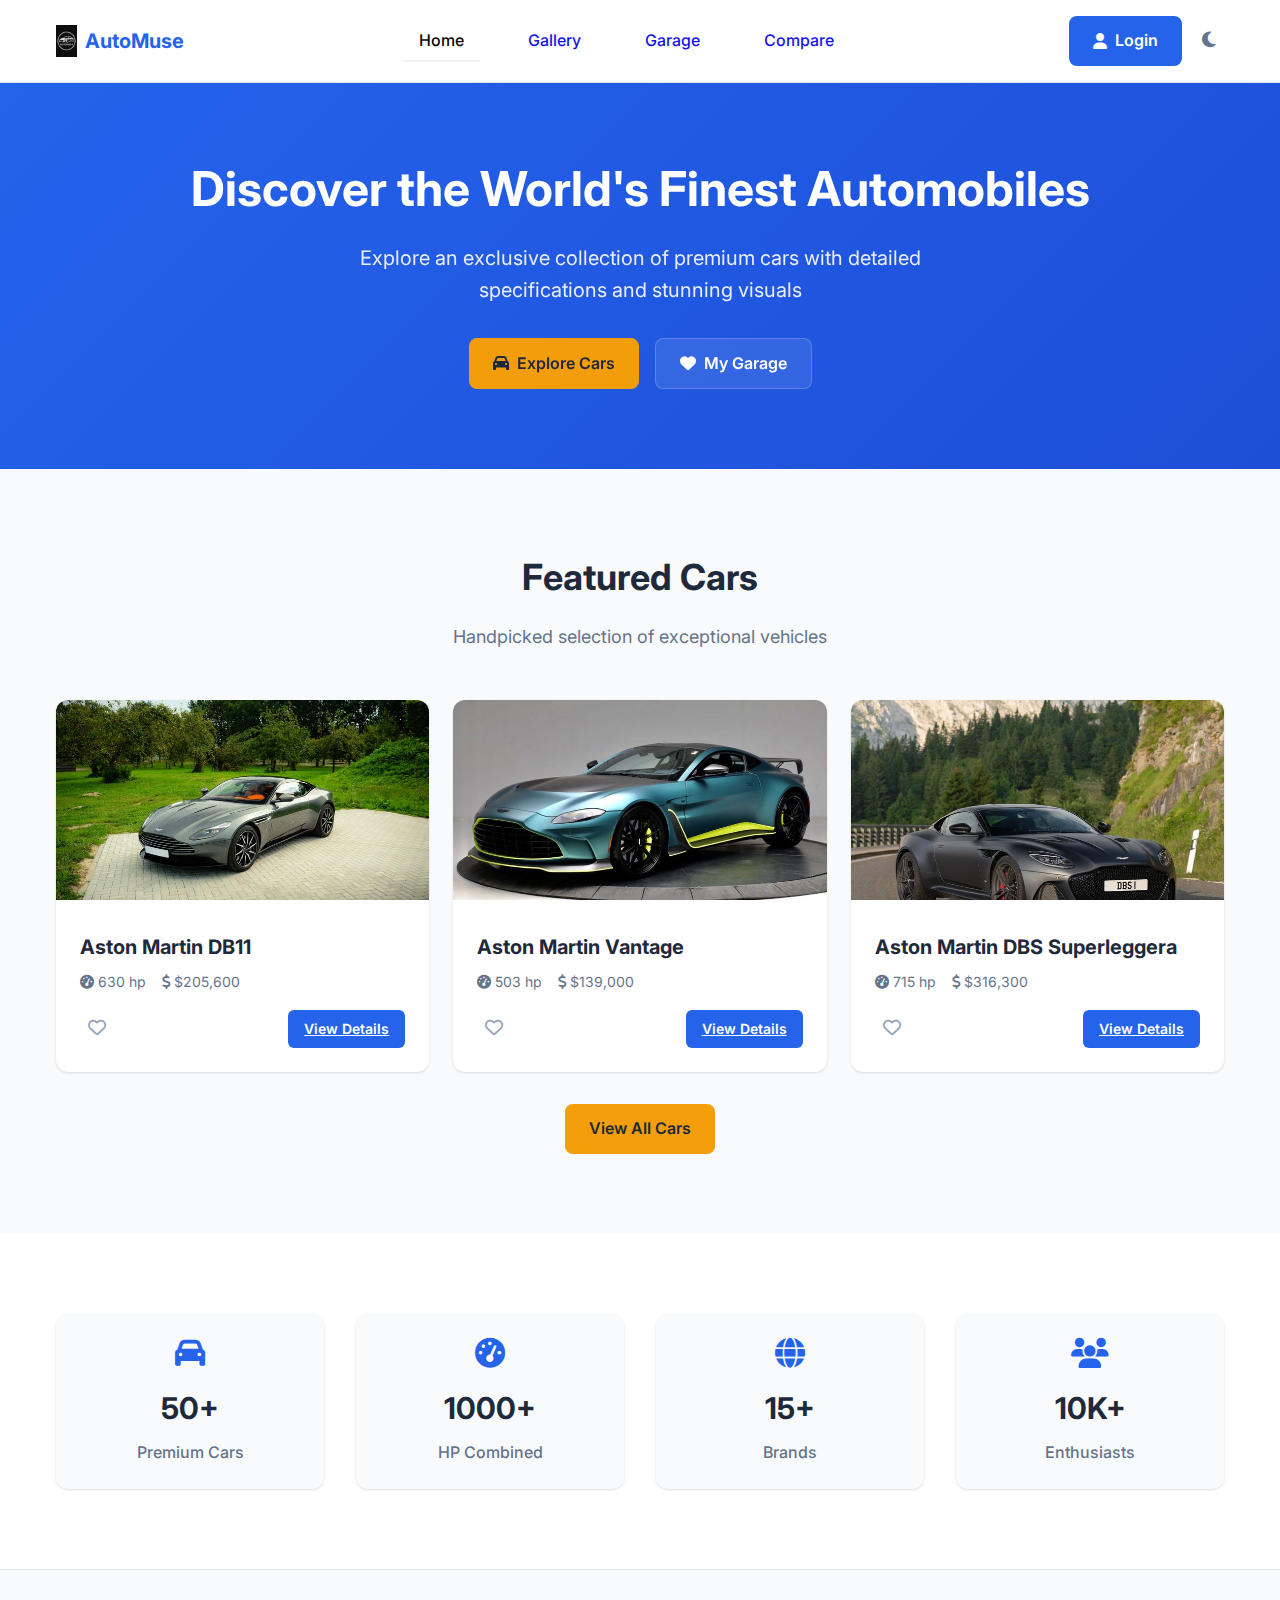
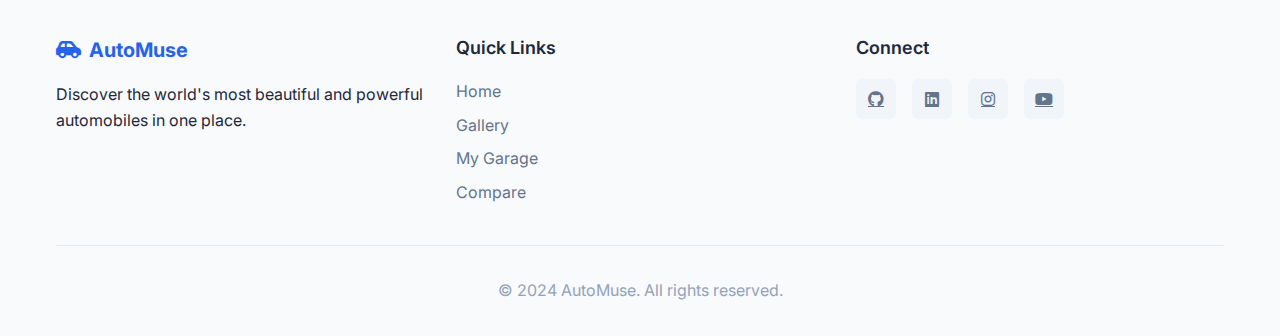
<file: index.html>
<!DOCTYPE html>
<html lang="en">
<head>
    <meta charset="UTF-8">
    <meta name="viewport" content="width=device-width, initial-scale=1.0">
    <title>Car Showcase - Premium Automotive Gallery</title>
    <link rel="stylesheet" href="styles/styles.css">
    <link rel="preconnect" href="https://fonts.googleapis.com">
    <link rel="preconnect" href="https://fonts.gstatic.com" crossorigin>
    <link href="https://fonts.googleapis.com/css2?family=Inter:wght@300;400;500;600;700&display=swap" rel="stylesheet">
    <link rel="stylesheet" href="https://cdnjs.cloudflare.com/ajax/libs/font-awesome/6.4.0/css/all.min.css">
</head>
<body>
    <!-- Header -->
    <header class="header">
        <div class="container">
            <div class="header-content">
                <div class="logo">
                    <img src="images/logo 1.png " alt="AutoMuse" style="height:32px; vertical-align:middle;">
                    <span>AutoMuse</span>
                </div>
                
                <nav class="nav">
                    <ul class="nav-list">
                        <li><a href="index.html" class="nav-link active">Home</a></li>
                        <li><a href="gallery.html" class="nav-link">Gallery</a></li>
                        <li><a href="favorites.html" class="nav-link">Garage</a></li>
                        <li><a href="compare.html" class="nav-link">Compare</a></li>
                    </ul>
                </nav>
                
                <div class="header-actions">
                    <a href="login.html" class="btn btn-login">
                        <i class="fas fa-user"></i>
                        Login
                    </a>
                    <button class="theme-toggle" id="themeToggle" aria-label="Toggle dark mode">
                        <i class="fas fa-moon"></i>
                    </button>
                </div>
            </div>
        </div>
    </header>

    <!-- Main Content -->
    <main class="main">
        <!-- Hero Section -->
        <section class="hero" id="home">
            <div class="container">
                <div class="hero-content">
                    <h1 class="hero-title">Discover the World's Finest Automobiles</h1>
                    <p class="hero-subtitle">Explore an exclusive collection of premium cars with detailed specifications and stunning visuals</p>
                    <div class="hero-actions">
                        <a href="gallery.html" class="btn btn-primary">
                            <i class="fas fa-car"></i>
                            Explore Cars
                        </a>
                        <a href="favorites.html" class="btn btn-secondary">
                            <i class="fas fa-heart"></i>
                            My Garage
                        </a>
                    </div>
                </div>
            </div>
        </section>

        <!-- Featured Cars Section -->
        <section class="featured">
            <div class="container">
                <div class="section-header">
                    <h2 class="section-title">Featured Cars</h2>
                    <p class="section-subtitle">Handpicked selection of exceptional vehicles</p>
                </div>
                <div class="featured-grid" id="featuredGrid">
                    <!-- Featured cars will be loaded here -->
                </div>
                <div class="featured-actions">
                    <a href="gallery.html" class="btn btn-primary">View All Cars</a>
                </div>
            </div>
        </section>

        <!-- Stats Section -->
        <section class="stats">
            <div class="container">
                <div class="stats-grid">
                    <div class="stat-item">
                        <i class="fas fa-car"></i>
                        <h3>50+</h3>
                        <p>Premium Cars</p>
                    </div>
                    <div class="stat-item">
                        <i class="fas fa-tachometer-alt"></i>
                        <h3>1000+</h3>
                        <p>HP Combined</p>
                    </div>
                    <div class="stat-item">
                        <i class="fas fa-globe"></i>
                        <h3>15+</h3>
                        <p>Brands</p>
                    </div>
                    <div class="stat-item">
                        <i class="fas fa-users"></i>
                        <h3>10K+</h3>
                        <p>Enthusiasts</p>
                    </div>
                </div>
            </div>
        </section>
    </main>

    <!-- Footer -->
    <footer class="footer">
        <div class="container">
            <div class="footer-content">
                <div class="footer-section">
                    <div class="footer-logo">
                        <i class="fas fa-car-side"></i>
                        <span>AutoMuse</span>
                    </div>
                    <p>Discover the world's most beautiful and powerful automobiles in one place.</p>
                </div>
                
                <div class="footer-section">
                    <h3>Quick Links</h3>
                    <ul class="footer-links">
                        <li><a href="index.html">Home</a></li>
                        <li><a href="gallery.html">Gallery</a></li>
                        <li><a href="favorites.html">My Garage</a></li>
                        <li><a href="compare.html">Compare</a></li>
                    </ul>
                </div>
                
                <div class="footer-section">
                    <h3>Connect</h3>
                    <div class="social-links">
                        <a href="https://github.com/MUKILESH7" class="social-link"><i class="fab fa-github"></i></a>
                        <a href="#" class="social-link"><i class="fab fa-linkedin"></i></a>
                        <a href="#" class="social-link"><i class="fab fa-instagram"></i></a>
                        <a href="#" class="social-link"><i class="fab fa-youtube"></i></a>
                    </div>
                </div>
            </div>
            
            <div class="footer-bottom">
                <p>&copy; 2024 AutoMuse. All rights reserved.</p>
            </div>
        </div>
    </footer>

    <!-- Scripts -->
    <script src="https://cdnjs.cloudflare.com/ajax/libs/gsap/3.12.2/gsap.min.js"></script>
    <script src="scripts/carData.js"></script>
    <script src="scripts/script.js"></script>
</body>
</html>
</file>
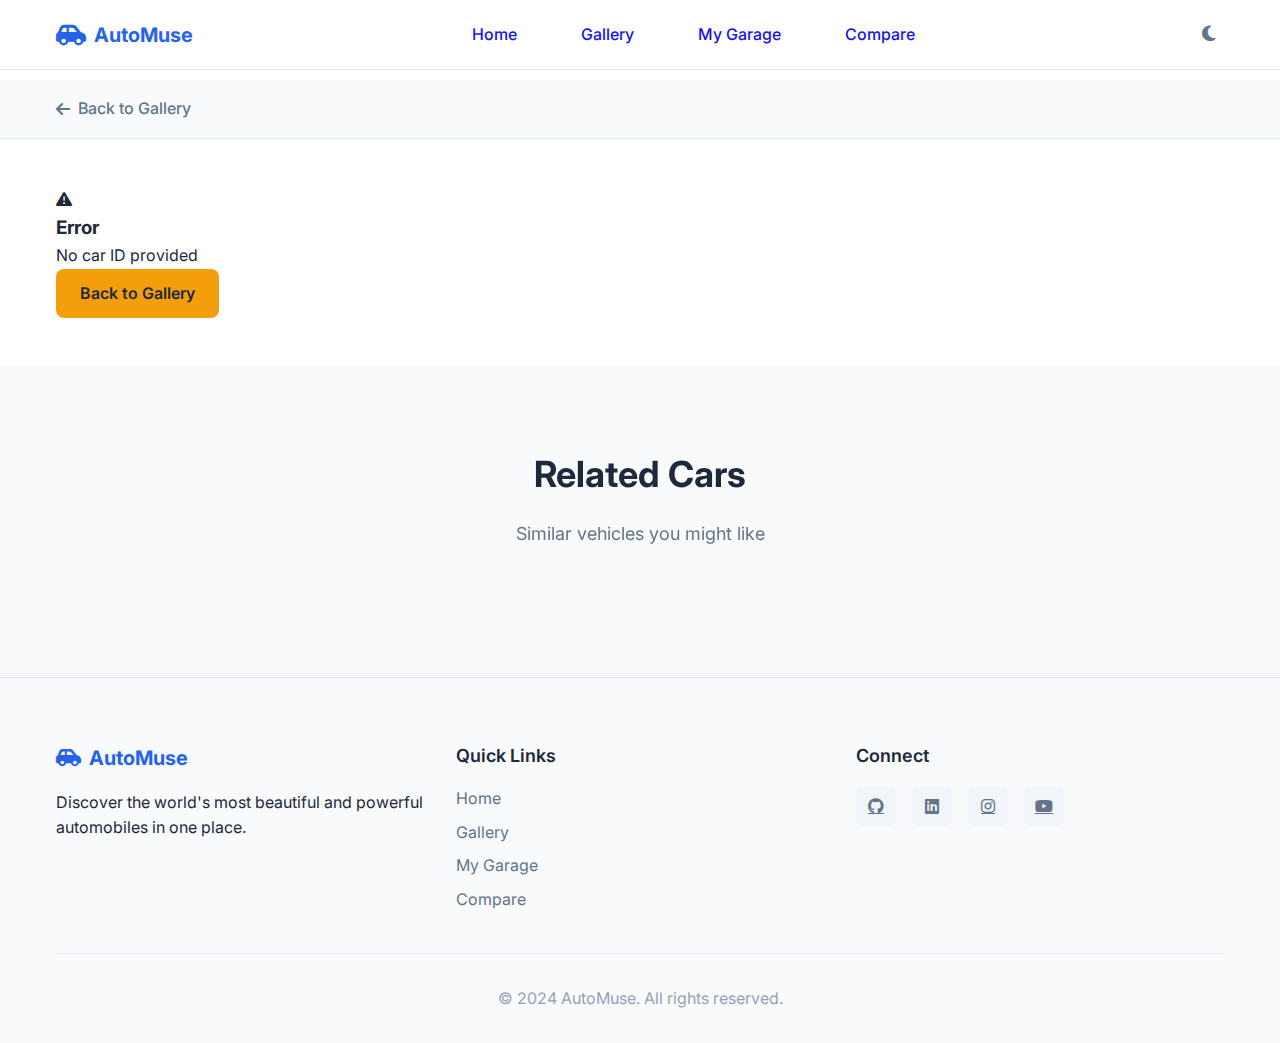
<file: car.html>
<!DOCTYPE html>
<html lang="en">
<head>
    <meta charset="UTF-8">
    <meta name="viewport" content="width=device-width, initial-scale=1.0">
    <title>Car Details - AutoMuse</title>
    <link rel="stylesheet" href="styles/styles.css">
    <link rel="preconnect" href="https://fonts.googleapis.com">
    <link rel="preconnect" href="https://fonts.gstatic.com" crossorigin>
    <link href="https://fonts.googleapis.com/css2?family=Inter:wght@300;400;500;600;700&display=swap" rel="stylesheet">
    <link rel="stylesheet" href="https://cdnjs.cloudflare.com/ajax/libs/font-awesome/6.4.0/css/all.min.css">
</head>
<body>
    <!-- Header -->
    <header class="header">
        <div class="container">
            <div class="header-content">
                <div class="logo">
                    <i class="fas fa-car-side"></i>
                    <span>AutoMuse</span>
                </div>
                
                <nav class="nav">
                    <ul class="nav-list">
                        <li><a href="index.html" class="nav-link">Home</a></li>
                        <li><a href="gallery.html" class="nav-link">Gallery</a></li>
                        <li><a href="favorites.html" class="nav-link">My Garage</a></li>
                        <li><a href="compare.html" class="nav-link">Compare</a></li>
                    </ul>
                </nav>
                
                <div class="header-actions">
                    <button class="theme-toggle" id="themeToggle" aria-label="Toggle dark mode">
                        <i class="fas fa-moon"></i>
                    </button>
                </div>
            </div>
        </div>
    </header>

    <!-- Main Content -->
    <main class="main">
        <!-- Breadcrumb -->
        <div class="breadcrumb">
            <div class="container">
                <a href="gallery.html" class="breadcrumb-link">
                    <i class="fas fa-arrow-left"></i>
                    Back to Gallery
                </a>
            </div>
        </div>

        <!-- Car Details Section -->
        <section class="car-details">
            <div class="container">
                <div class="car-details-content" id="carDetailsContent">
                    <!-- Car details will be loaded here -->
                </div>
            </div>
        </section>

        <!-- Related Cars Section -->
        <section class="related-cars">
            <div class="container">
                <div class="section-header">
                    <h2 class="section-title">Related Cars</h2>
                    <p class="section-subtitle">Similar vehicles you might like</p>
                </div>
                <div class="related-grid" id="relatedGrid">
                    <!-- Related cars will be loaded here -->
                </div>
            </div>
        </section>
    </main>

    <!-- Footer -->
    <footer class="footer">
        <div class="container">
            <div class="footer-content">
                <div class="footer-section">
                    <div class="footer-logo">
                        <i class="fas fa-car-side"></i>
                        <span>AutoMuse</span>
                    </div>
                    <p>Discover the world's most beautiful and powerful automobiles in one place.</p>
                </div>
                
                <div class="footer-section">
                    <h3>Quick Links</h3>
                    <ul class="footer-links">
                        <li><a href="index.html">Home</a></li>
                        <li><a href="gallery.html">Gallery</a></li>
                        <li><a href="favorites.html">My Garage</a></li>
                        <li><a href="compare.html">Compare</a></li>
                    </ul>
                </div>
                
                <div class="footer-section">
                    <h3>Connect</h3>
                    <div class="social-links">
                        <a href="https://github.com/MUKILESH7" class="social-link"><i class="fab fa-github"></i></a>
                        <a href="#" class="social-link"><i class="fab fa-linkedin"></i></a>
                        <a href="#" class="social-link"><i class="fab fa-instagram"></i></a>
                        <a href="#" class="social-link"><i class="fab fa-youtube"></i></a>
                    </div>
                </div>
            </div>
            
            <div class="footer-bottom">
                <p>&copy; 2024 AutoMuse. All rights reserved.</p>
            </div>
        </div>
    </footer>

    <!-- Scripts -->
    <script src="https://cdnjs.cloudflare.com/ajax/libs/gsap/3.12.2/gsap.min.js"></script>
    <script src="scripts/script.js"></script>
    <script src="scripts/car.js"></script>
</body>
</html>
</file>
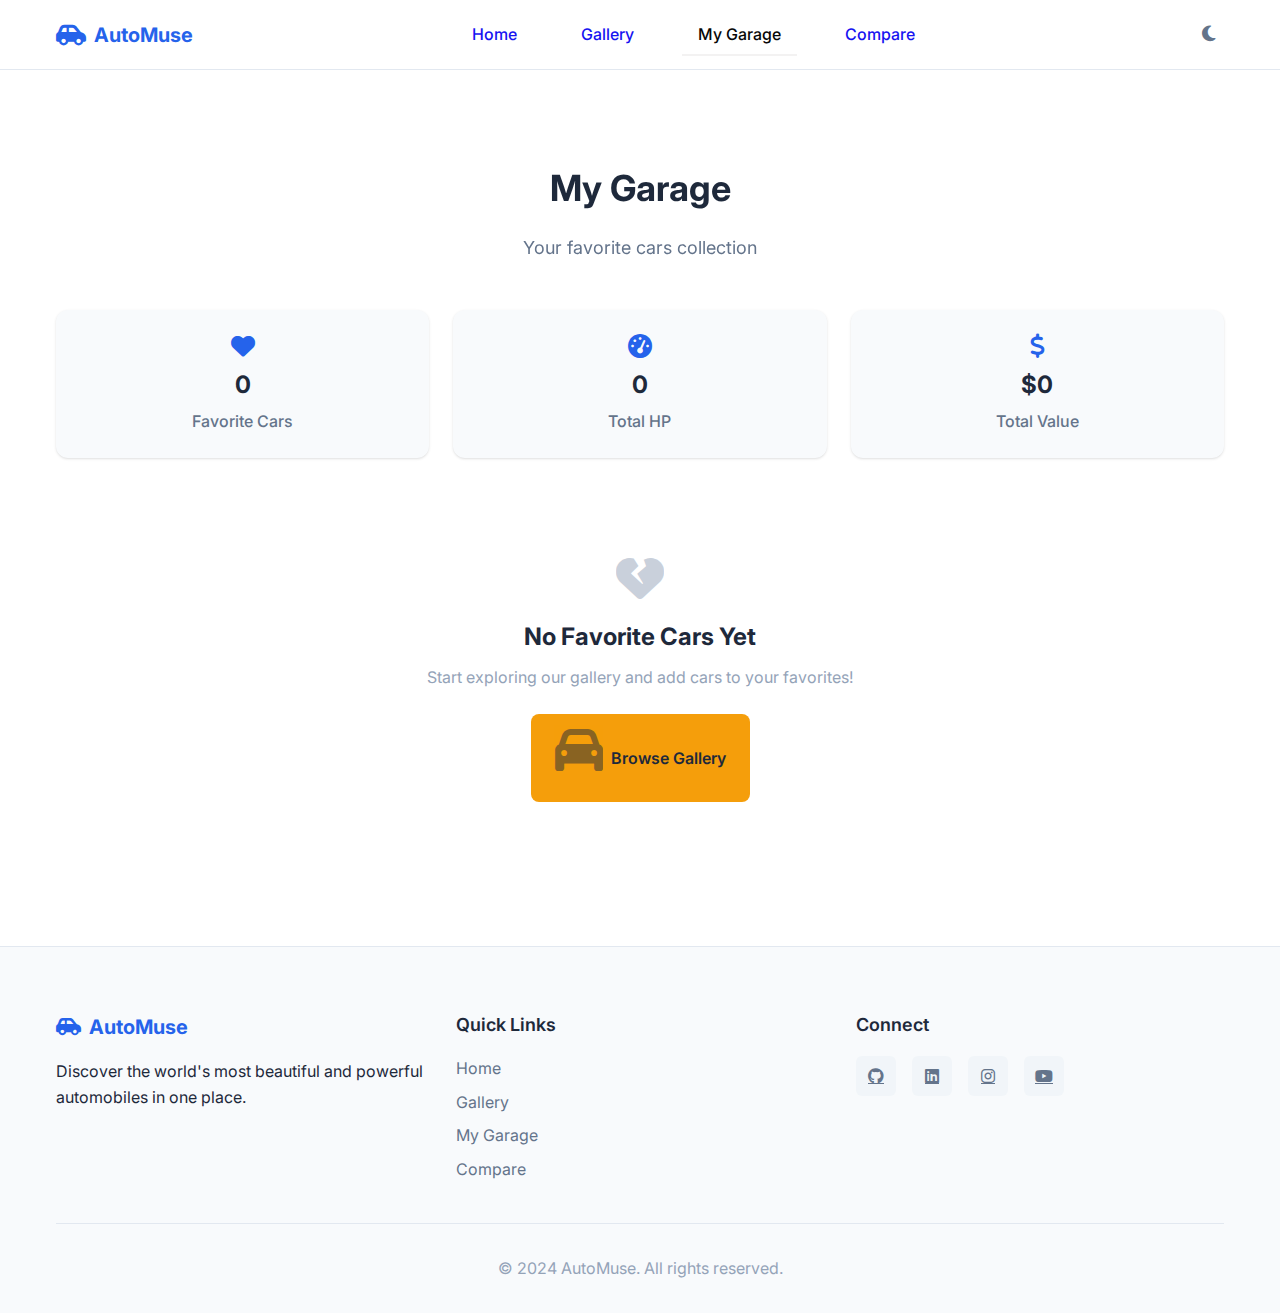
<file: favorites.html>
<!DOCTYPE html>
<html lang="en">
<head>
    <meta charset="UTF-8">
    <meta name="viewport" content="width=device-width, initial-scale=1.0">
    <title>My Garage - AutoMuse</title>
    <link rel="stylesheet" href="styles/styles.css">
    <link rel="preconnect" href="https://fonts.googleapis.com">
    <link rel="preconnect" href="https://fonts.gstatic.com" crossorigin>
    <link href="https://fonts.googleapis.com/css2?family=Inter:wght@300;400;500;600;700&display=swap" rel="stylesheet">
    <link rel="stylesheet" href="https://cdnjs.cloudflare.com/ajax/libs/font-awesome/6.4.0/css/all.min.css">
</head>
<body>
    <!-- Header -->
    <header class="header">
        <div class="container">
            <div class="header-content">
                <div class="logo">
                    <i class="fas fa-car-side"></i>
                    <span>AutoMuse</span>
                </div>
                
                <nav class="nav">
                    <ul class="nav-list">
                        <li><a href="index.html" class="nav-link">Home</a></li>
                        <li><a href="gallery.html" class="nav-link">Gallery</a></li>
                        <li><a href="favorites.html" class="nav-link active">My Garage</a></li>
                        <li><a href="compare.html" class="nav-link">Compare</a></li>
                    </ul>
                </nav>
                
                <div class="header-actions">
                    <button class="theme-toggle" id="themeToggle" aria-label="Toggle dark mode">
                        <i class="fas fa-moon"></i>
                    </button>
                </div>
            </div>
        </div>
    </header>

    <!-- Main Content -->
    <main class="main">
        <!-- Favorites Section -->
        <section class="favorites">
            <div class="container">
                <div class="section-header">
                    <h1 class="section-title">My Garage</h1>
                    <p class="section-subtitle">Your favorite cars collection</p>
                </div>
                
                <!-- Favorites Stats -->
                <div class="favorites-stats">
                    <div class="stat-card">
                        <i class="fas fa-heart"></i>
                        <span id="favoritesCount">0</span>
                        <p>Favorite Cars</p>
                    </div>
                    <div class="stat-card">
                        <i class="fas fa-tachometer-alt"></i>
                        <span id="totalHP">0</span>
                        <p>Total HP</p>
                    </div>
                    <div class="stat-card">
                        <i class="fas fa-dollar-sign"></i>
                        <span id="totalValue">$0</span>
                        <p>Total Value</p>
                    </div>
                </div>

                <!-- Favorites Grid -->
                <div class="favorites-grid" id="favoritesGrid">
                    <!-- Favorite cars will be displayed here -->
                </div>

                <!-- Empty State -->
                <div class="empty-state" id="emptyState">
                    <i class="fas fa-heart-broken"></i>
                    <h3>No Favorite Cars Yet</h3>
                    <p>Start exploring our gallery and add cars to your favorites!</p>
                    <a href="gallery.html" class="btn btn-primary">
                        <i class="fas fa-car"></i>
                        Browse Gallery
                    </a>
                </div>
            </div>
        </section>
    </main>

    <!-- Footer -->
    <footer class="footer">
        <div class="container">
            <div class="footer-content">
                <div class="footer-section">
                    <div class="footer-logo">
                        <i class="fas fa-car-side"></i>
                        <span>AutoMuse</span>
                    </div>
                    <p>Discover the world's most beautiful and powerful automobiles in one place.</p>
                </div>
                
                <div class="footer-section">
                    <h3>Quick Links</h3>
                    <ul class="footer-links">
                        <li><a href="index.html">Home</a></li>
                        <li><a href="gallery.html">Gallery</a></li>
                        <li><a href="favorites.html">My Garage</a></li>
                        <li><a href="compare.html">Compare</a></li>
                    </ul>
                </div>
                
                <div class="footer-section">
                    <h3>Connect</h3>
                    <div class="social-links">
                        <a href="https://github.com/MUKILESH7" class="social-link"><i class="fab fa-github"></i></a>
                        <a href="#" class="social-link"><i class="fab fa-linkedin"></i></a>
                        <a href="#" class="social-link"><i class="fab fa-instagram"></i></a>
                        <a href="#" class="social-link"><i class="fab fa-youtube"></i></a>
                    </div>
                </div>
            </div>
            
            <div class="footer-bottom">
                <p>&copy; 2024 AutoMuse. All rights reserved.</p>
            </div>
        </div>
    </footer>

    <!-- Scripts -->
    <script src="https://cdnjs.cloudflare.com/ajax/libs/gsap/3.12.2/gsap.min.js"></script>
    <script src="scripts/carData.js"></script>
    <script src="scripts/script.js"></script>
    <script src="scripts/favorites.js"></script>
</body>
</html>
</file>
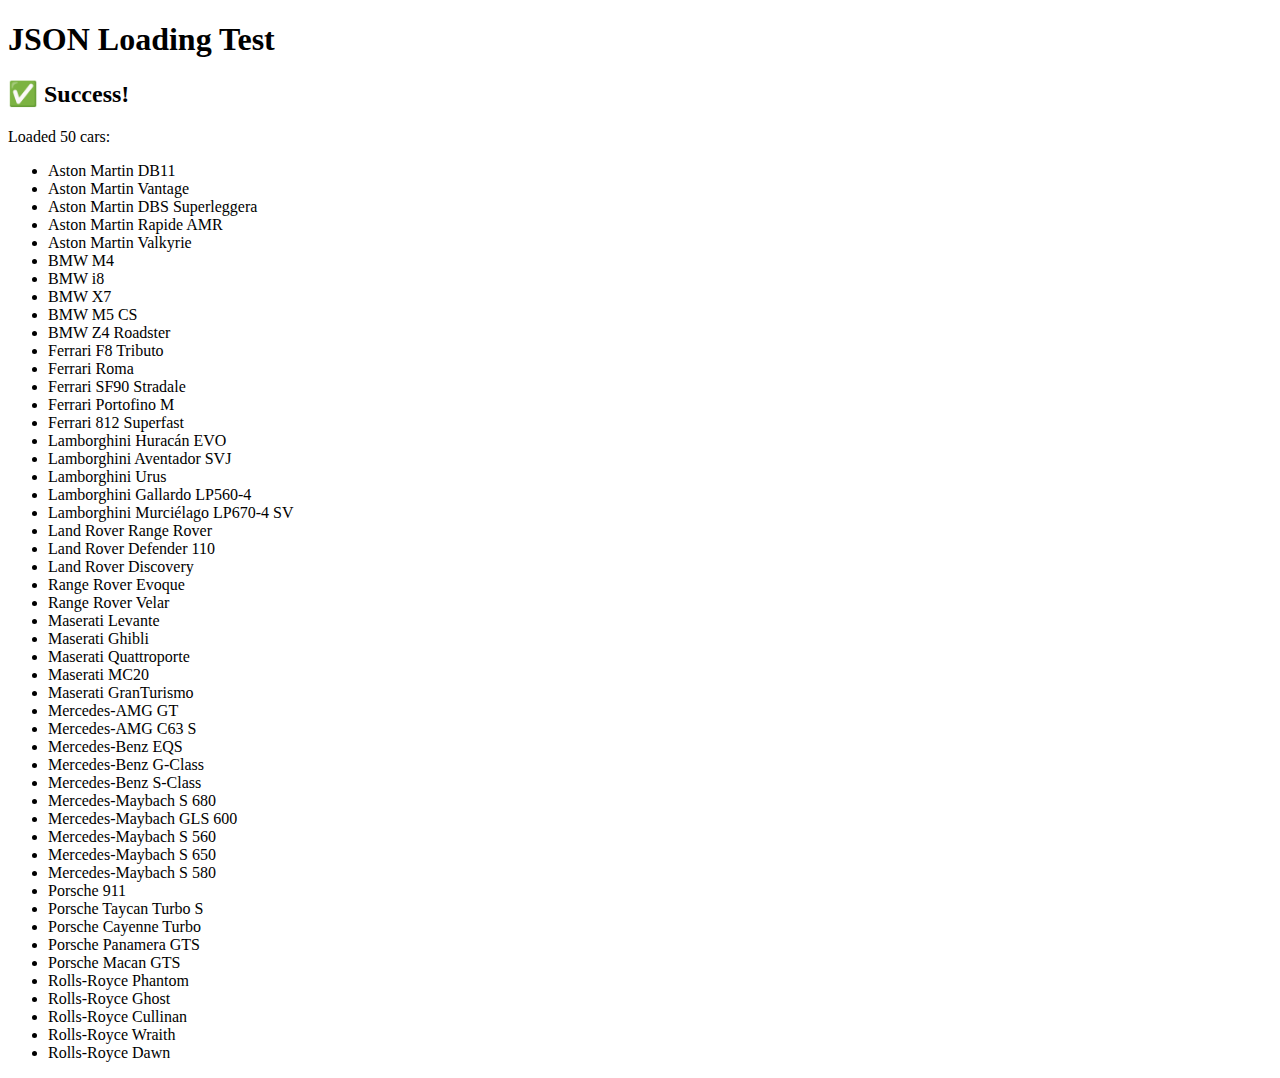
<file: test.html>
<!DOCTYPE html>
<html lang="en">
<head>
    <meta charset="UTF-8">
    <meta name="viewport" content="width=device-width, initial-scale=1.0">
    <title>Test JSON Loading</title>
</head>
<body>
    <h1>JSON Loading Test</h1>
    <div id="result">Loading...</div>

    <script>
        async function testJSON() {
            try {
                const response = await fetch('./data/cars.json');
                if (!response.ok) {
                    throw new Error(`HTTP error! status: ${response.status}`);
                }
                const data = await response.json();
                document.getElementById('result').innerHTML = `
                    <h2>✅ Success!</h2>
                    <p>Loaded ${data.cars.length} cars:</p>
                    <ul>
                        ${data.cars.map(car => `<li>${car.name}</li>`).join('')}
                    </ul>
                `;
            } catch (error) {
                document.getElementById('result').innerHTML = `
                    <h2>❌ Error!</h2>
                    <p>${error.message}</p>
                    <p>Make sure you're running a local server (not just opening the file directly)</p>
                `;
            }
        }

        testJSON();
    </script>
</body>
</html>
</file>
<file: styles/styles.css>
/* CSS Variables for Theme Support */
:root {
    /* Light Theme Colors */
    --primary-color: #2563eb;
    --primary-hover: #1d4ed8;
    --secondary-color: #64748b;
    --accent-color: #f59e0b;
    --background: #ffffff;
    --surface: #f8fafc;
    --surface-hover: #f1f5f9;
    --text-primary: #1e293b;
    --text-secondary: #64748b;
    --text-muted: #94a3b8;
    --border: #e2e8f0;
    --border-hover: #cbd5e1;
    --shadow: 0 1px 3px 0 rgb(0 0 0 / 0.1), 0 1px 2px -1px rgb(0 0 0 / 0.1);
    --shadow-lg: 0 10px 15px -3px rgb(0 0 0 / 0.1), 0 4px 6px -4px rgb(0 0 0 / 0.1);
    --shadow-xl: 0 20px 25px -5px rgb(0 0 0 / 0.1), 0 8px 10px -6px rgb(0 0 0 / 0.1);
    
    /* Typography */
    --font-family: 'Inter', -apple-system, BlinkMacSystemFont, 'Segoe UI', Roboto, sans-serif;
    --font-size-xs: 0.75rem;
    --font-size-sm: 0.875rem;
    --font-size-base: 1rem;
    --font-size-lg: 1.125rem;
    --font-size-xl: 1.25rem;
    --font-size-2xl: 1.5rem;
    --font-size-3xl: 1.875rem;
    --font-size-4xl: 2.25rem;
    --font-size-5xl: 3rem;
    
    /* Spacing */
    --spacing-1: 0.25rem;
    --spacing-2: 0.5rem;
    --spacing-3: 0.75rem;
    --spacing-4: 1rem;
    --spacing-5: 1.25rem;
    --spacing-6: 1.5rem;
    --spacing-8: 2rem;
    --spacing-10: 2.5rem;
    --spacing-12: 3rem;
    --spacing-16: 4rem;
    --spacing-20: 5rem;
    
    /* Border Radius */
    --radius-sm: 0.25rem;
    --radius-md: 0.375rem;
    --radius-lg: 0.5rem;
    --radius-xl: 0.75rem;
    --radius-2xl: 1rem;
    
    /* Transitions */
    --transition: all 0.2s ease-in-out;
    --transition-slow: all 0.3s ease-in-out;
}

/* Dark Theme */
[data-theme="dark"] {
    --primary-color: #3b82f6;
    --primary-hover: #2563eb;
    --secondary-color: #94a3b8;
    --accent-color: #fbbf24;
    --background: #0f172a;
    --surface: #1e293b;
    --surface-hover: #334155;
    --text-primary: #f8fafc;
    --text-secondary: #cbd5e1;
    --text-muted: #64748b;
    --border: #334155;
    --border-hover: #475569;
    --shadow: 0 1px 3px 0 rgb(0 0 0 / 0.3), 0 1px 2px -1px rgb(0 0 0 / 0.3);
    --shadow-lg: 0 10px 15px -3px rgb(0 0 0 / 0.3), 0 4px 6px -4px rgb(0 0 0 / 0.3);
    --shadow-xl: 0 20px 25px -5px rgb(0 0 0 / 0.3), 0 8px 10px -6px rgb(0 0 0 / 0.3);
}

/* Reset and Base Styles */
* {
    margin: 0;
    padding: 0;
    box-sizing: border-box;
}

html {
    scroll-behavior: smooth;
}

body {
    font-family: var(--font-family);
    font-size: var(--font-size-base);
    line-height: 1.6;
    color: var(--text-primary);
    background-color: var(--background);
    transition: var(--transition-slow);
}

/* Container */
.container {
    max-width: 1200px;
    margin: 0 auto;
    padding: 0 var(--spacing-4);
}

/* Header */
.header {
    position: fixed;
    top: 0;
    left: 0;
    right: 0;
    background-color: var(--background);
    border-bottom: 1px solid var(--border);
    -webkit-backdrop-filter: blur(10px);
    backdrop-filter: blur(10px);
    z-index: 1000;
    transition: var(--transition-slow);
}

.header-content {
    display: flex;
    align-items: center;
    justify-content: space-between;
    padding: var(--spacing-4) 0;
}

.logo {
    display: flex;
    align-items: center;
    gap: var(--spacing-2);
    font-size: var(--font-size-xl);
    font-weight: 700;
    color: var(--primary-color);
}

.logo i {
    font-size: var(--font-size-2xl);
}

/* Navigation */
.nav-list {
    display: flex;
    list-style: none;
    gap: var(--spacing-8);
    align-items: center;
    justify-content: center;
}

.nav-link {
    text-decoration: none;
    color: rgb(22, 19, 241);
    font-weight: 500;
    transition: var(--transition);
    position: relative;
    padding: var(--spacing-2) var(--spacing-4);
    border-radius: var(--radius-md);
}

.nav-link:hover,
.nav-link.active {
    color: rgb(7, 7, 7);
    background-color: rgba(255, 255, 255, 0.2);
}

.nav-link::after {
    content: '';
    position: absolute;
    bottom: -4px;
    left: 0;
    width: 0;
    height: 2px;
    background-color: rgb(243, 242, 242);
    transition: var(--transition);
}

.nav-link:hover::after,
.nav-link.active::after {
    width: 100%;
}

/* Header Actions */
.header-actions {
    display: flex;
    align-items: center;
    gap: var(--spacing-3);
}

/* Login Button */
.btn-login {
    display: flex;
    align-items: center;
    gap: var(--spacing-2);
    padding: var(--spacing-2) var(--spacing-4);
    background-color: var(--primary-color);
    color: white;
    text-decoration: none;
    border-radius: var(--radius-lg);
    font-weight: 500;
    transition: var(--transition);
}

.btn-login:hover {
    background-color: var(--primary-hover);
    transform: translateY(-1px);
}

/* Theme Toggle */
.theme-toggle {
    background: none;
    border: none;
    color: var(--text-secondary);
    font-size: var(--font-size-lg);
    cursor: pointer;
    padding: var(--spacing-2);
    border-radius: var(--radius-md);
    transition: var(--transition);
}

.theme-toggle:hover {
    color: var(--primary-color);
    background-color: var(--surface-hover);
}

/* Main Content */
.main {
    margin-top: 80px;
}

/* Hero Section */
.hero {
    background: linear-gradient(135deg, var(--primary-color) 0%, var(--primary-hover) 100%);
    color: white;
    padding: var(--spacing-20) 0;
    text-align: center;
}

.hero-title {
    font-size: var(--font-size-5xl);
    font-weight: 700;
    margin-bottom: var(--spacing-6);
    line-height: 1.2;
}

.hero-subtitle {
    font-size: var(--font-size-xl);
    margin-bottom: var(--spacing-8);
    opacity: 0.9;
    max-width: 600px;
    margin-left: auto;
    margin-right: auto;
}

.hero-actions {
    display: flex;
    gap: var(--spacing-4);
    justify-content: center;
    flex-wrap: wrap;
}

/* Buttons */
.btn {
    display: inline-flex;
    align-items: center;
    gap: var(--spacing-2);
    padding: var(--spacing-3) var(--spacing-6);
    border: none;
    border-radius: var(--radius-lg);
    font-size: var(--font-size-base);
    font-weight: 600;
    text-decoration: none;
    cursor: pointer;
    transition: var(--transition);
    position: relative;
    overflow: hidden;
}

.btn-primary {
    background-color: var(--accent-color);
    color: var(--text-primary);
}

.btn-primary:hover {
    background-color: #d97706;
    transform: translateY(-2px);
    box-shadow: var(--shadow-lg);
}

.btn-secondary {
    background-color: rgba(255, 255, 255, 0.1);
    color: white;
    border: 1px solid rgba(255, 255, 255, 0.2);
}

.btn-secondary:hover {
    background-color: rgba(255, 255, 255, 0.2);
    transform: translateY(-2px);
}

/* Section Styles */
.section-header {
    text-align: center;
    margin-bottom: var(--spacing-12);
}

.section-title {
    font-size: var(--font-size-4xl);
    font-weight: 700;
    margin-bottom: var(--spacing-4);
    color: var(--text-primary);
}

.section-subtitle {
    font-size: var(--font-size-lg);
    color: var(--text-secondary);
    max-width: 600px;
    margin: 0 auto;
}

/* Featured Section */
.featured {
    padding: var(--spacing-20) 0;
    background-color: var(--surface);
}

.featured-grid {
    display: grid;
    grid-template-columns: repeat(auto-fit, minmax(300px, 1fr));
    gap: var(--spacing-6);
    margin-bottom: var(--spacing-8);
}

.featured-actions {
    text-align: center;
}

/* Stats Section */
.stats {
    padding: var(--spacing-20) 0;
    background-color: var(--background);
}

.stats-grid {
    display: grid;
    grid-template-columns: repeat(auto-fit, minmax(200px, 1fr));
    gap: var(--spacing-8);
}

.stat-item {
    text-align: center;
    padding: var(--spacing-6);
    background-color: var(--surface);
    border-radius: var(--radius-xl);
    box-shadow: var(--shadow);
    transition: var(--transition);
}

.stat-item:hover {
    transform: translateY(-4px);
    box-shadow: var(--shadow-lg);
}

.stat-item i {
    font-size: var(--font-size-3xl);
    color: var(--primary-color);
    margin-bottom: var(--spacing-4);
}

.stat-item h3 {
    font-size: var(--font-size-3xl);
    font-weight: 700;
    color: var(--text-primary);
    margin-bottom: var(--spacing-2);
}

.stat-item p {
    color: var(--text-secondary);
    font-weight: 500;
}

/* Gallery Section */
.gallery {
    padding: var(--spacing-20) 0;
    background-color: var(--surface);
}

/* Filter Controls */
.filter-controls {
    display: flex;
    gap: var(--spacing-4);
    margin-bottom: var(--spacing-8);
    flex-wrap: wrap;
    justify-content: center;
    align-items: center;
}

.filter-group {
    display: flex;
    flex-direction: column;
    gap: var(--spacing-2);
}

.filter-group label {
    font-size: var(--font-size-sm);
    font-weight: 600;
    color: var(--text-secondary);
}

.filter-select {
    padding: var(--spacing-2) var(--spacing-3);
    border: 1px solid var(--border);
    border-radius: var(--radius-md);
    background-color: var(--background);
    color: var(--text-primary);
    font-size: var(--font-size-sm);
    transition: var(--transition);
}

.filter-select:focus {
    outline: none;
    border-color: var(--primary-color);
    box-shadow: 0 0 0 3px rgba(37, 99, 235, 0.1);
}

.search-group {
    position: relative;
    display: flex;
    flex-direction: column;
    gap: var(--spacing-2);
}

.search-input {
    padding: var(--spacing-2) var(--spacing-3);
    padding-left: var(--spacing-10);
    border: 1px solid var(--border);
    border-radius: var(--radius-md);
    background-color: var(--background);
    color: var(--text-primary);
    font-size: var(--font-size-sm);
    transition: var(--transition);
    min-width: 250px;
}

.search-input:focus {
    outline: none;
    border-color: var(--primary-color);
    box-shadow: 0 0 0 3px rgba(37, 99, 235, 0.1);
}

.search-icon {
    position: absolute;
    left: var(--spacing-3);
    top: 50%;
    transform: translateY(-50%);
    color: var(--text-muted);
    font-size: var(--font-size-sm);
}

/* Car Grid */
.car-grid {
    display: grid;
    grid-template-columns: repeat(auto-fill, minmax(300px, 1fr));
    gap: var(--spacing-6);
    margin-bottom: var(--spacing-8);
}

/* Car Card */
.car-card {
    background-color: var(--background);
    border-radius: var(--radius-xl);
    overflow: hidden;
    box-shadow: var(--shadow);
    transition: var(--transition-slow);
    cursor: pointer;
    position: relative;
}

.car-card:hover {
    transform: translateY(-8px);
    box-shadow: var(--shadow-xl);
}

.car-image {
    width: 100%;
    height: 200px;
    object-fit: cover;
    transition: var(--transition-slow);
}

.car-card:hover .car-image {
    transform: scale(1.05);
}

.car-content {
    padding: var(--spacing-6);
}

.car-name {
    font-size: var(--font-size-xl);
    font-weight: 700;
    margin-bottom: var(--spacing-2);
    color: var(--text-primary);
}

.car-specs {
    display: flex;
    gap: var(--spacing-4);
    margin-bottom: var(--spacing-4);
    font-size: var(--font-size-sm);
    color: var(--text-secondary);
}

.car-spec {
    display: flex;
    align-items: center;
    gap: var(--spacing-1);
}

.car-actions {
    display: flex;
    justify-content: space-between;
    align-items: center;
}

.favorite-btn {
    background: none;
    border: none;
    color: var(--text-muted);
    font-size: var(--font-size-lg);
    cursor: pointer;
    transition: var(--transition);
    padding: var(--spacing-2);
    border-radius: var(--radius-md);
}

.favorite-btn:hover,
.favorite-btn.active {
    color: #ef4444;
    background-color: var(--surface-hover);
}

.view-details-btn {
    background-color: var(--primary-color);
    color: white;
    border: none;
    padding: var(--spacing-2) var(--spacing-4);
    border-radius: var(--radius-md);
    font-size: var(--font-size-sm);
    font-weight: 600;
    cursor: pointer;
    transition: var(--transition);
}

.view-details-btn:hover {
    background-color: var(--primary-hover);
}

/* Load More */
.load-more-container {
    text-align: center;
}

/* Favorites Section */
.favorites {
    padding: var(--spacing-20) 0;
    background-color: var(--background);
}

.favorites-stats {
    display: grid;
    grid-template-columns: repeat(auto-fit, minmax(200px, 1fr));
    gap: var(--spacing-6);
    margin-bottom: var(--spacing-8);
}

.stat-card {
    background-color: var(--surface);
    padding: var(--spacing-6);
    border-radius: var(--radius-xl);
    text-align: center;
    box-shadow: var(--shadow);
}

.stat-card i {
    font-size: var(--font-size-2xl);
    color: var(--primary-color);
    margin-bottom: var(--spacing-2);
}

.stat-card span {
    display: block;
    font-size: var(--font-size-2xl);
    font-weight: 700;
    color: var(--text-primary);
    margin-bottom: var(--spacing-1);
}

.stat-card p {
    color: var(--text-secondary);
    font-weight: 500;
}

.favorites-grid {
    display: grid;
    grid-template-columns: repeat(auto-fill, minmax(300px, 1fr));
    gap: var(--spacing-6);
}

.empty-state {
    text-align: center;
    padding: var(--spacing-16);
    color: var(--text-muted);
}

.empty-state i {
    font-size: var(--font-size-5xl);
    margin-bottom: var(--spacing-4);
    opacity: 0.5;
}

.empty-state h3 {
    font-size: var(--font-size-2xl);
    margin-bottom: var(--spacing-2);
    color: var(--text-primary);
}

.empty-state p {
    margin-bottom: var(--spacing-6);
}

/* Compare Section */
.compare {
    padding: var(--spacing-20) 0;
    background-color: var(--surface);
}

.car-selection {
    display: flex;
    align-items: center;
    justify-content: center;
    gap: var(--spacing-8);
    margin-bottom: var(--spacing-12);
    flex-wrap: wrap;
}

.car-selector {
    text-align: center;
}

.car-selector h3 {
    margin-bottom: var(--spacing-4);
    color: var(--text-primary);
}

.car-select {
    padding: var(--spacing-3) var(--spacing-4);
    border: 1px solid var(--border);
    border-radius: var(--radius-md);
    background-color: var(--background);
    color: var(--text-primary);
    font-size: var(--font-size-base);
    min-width: 250px;
    transition: var(--transition);
}

.car-select:focus {
    outline: none;
    border-color: var(--primary-color);
    box-shadow: 0 0 0 3px rgba(37, 99, 235, 0.1);
}

.vs-indicator {
    font-size: var(--font-size-2xl);
    font-weight: 700;
    color: var(--primary-color);
    padding: var(--spacing-4);
    background-color: var(--background);
    border-radius: 50%;
    box-shadow: var(--shadow);
}

.comparison-results {
    min-height: 400px;
}

.comparison-placeholder {
    text-align: center;
    color: var(--text-muted);
    padding: var(--spacing-16);
}

.comparison-placeholder i {
    font-size: var(--font-size-5xl);
    margin-bottom: var(--spacing-4);
    opacity: 0.5;
}

/* Car Details Page */
.breadcrumb {
    padding: var(--spacing-4) 0;
    background-color: var(--surface);
    border-bottom: 1px solid var(--border);
}

.breadcrumb-link {
    display: inline-flex;
    align-items: center;
    gap: var(--spacing-2);
    color: var(--text-secondary);
    text-decoration: none;
    font-weight: 500;
    transition: var(--transition);
}

.breadcrumb-link:hover {
    color: var(--primary-color);
}

.car-details {
    padding: var(--spacing-12) 0;
}

.car-details-content {
    display: grid;
    grid-template-columns: 1fr 1fr;
    gap: var(--spacing-12);
    align-items: start;
}

.car-image-large {
    width: 100%;
    border-radius: var(--radius-xl);
    box-shadow: var(--shadow-lg);
}

.car-info {
    display: flex;
    flex-direction: column;
    gap: var(--spacing-6);
}

.car-title {
    font-size: var(--font-size-3xl);
    font-weight: 700;
    color: var(--text-primary);
}

.car-description {
    color: var(--text-secondary);
    line-height: 1.7;
}

.car-specs-detailed {
    display: grid;
    grid-template-columns: repeat(2, 1fr);
    gap: var(--spacing-4);
}

.spec-item {
    display: flex;
    justify-content: space-between;
    padding: var(--spacing-3);
    background-color: var(--surface);
    border-radius: var(--radius-md);
}

.spec-label {
    color: var(--text-secondary);
    font-weight: 500;
}

.spec-value {
    color: var(--text-primary);
    font-weight: 600;
}

.car-actions-detailed {
    display: flex;
    gap: var(--spacing-4);
    flex-wrap: wrap;
}

.related-cars {
    padding: var(--spacing-20) 0;
    background-color: var(--surface);
}

.related-grid {
    display: grid;
    grid-template-columns: repeat(auto-fill, minmax(250px, 1fr));
    gap: var(--spacing-6);
}

/* Footer */
.footer {
    background-color: var(--surface);
    border-top: 1px solid var(--border);
    padding: var(--spacing-16) 0 var(--spacing-8);
}

.footer-content {
    display: grid;
    grid-template-columns: repeat(auto-fit, minmax(250px, 1fr));
    gap: var(--spacing-8);
    margin-bottom: var(--spacing-8);
}

.footer-logo {
    display: flex;
    align-items: center;
    gap: var(--spacing-2);
    font-size: var(--font-size-xl);
    font-weight: 700;
    color: var(--primary-color);
    margin-bottom: var(--spacing-4);
}

.footer-section h3 {
    font-size: var(--font-size-lg);
    font-weight: 600;
    margin-bottom: var(--spacing-4);
    color: var(--text-primary);
}

.footer-links {
    list-style: none;
}

.footer-links li {
    margin-bottom: var(--spacing-2);
}

.footer-links a {
    color: var(--text-secondary);
    text-decoration: none;
    transition: var(--transition);
}

.footer-links a:hover {
    color: var(--primary-color);
}

.social-links {
    display: flex;
    gap: var(--spacing-4);
}

.social-link {
    display: flex;
    align-items: center;
    justify-content: center;
    width: 40px;
    height: 40px;
    background-color: var(--surface-hover);
    color: var(--text-secondary);
    border-radius: var(--radius-md);
    transition: var(--transition);
}

.social-link:hover {
    background-color: var(--primary-color);
    color: white;
    transform: translateY(-2px);
}

.footer-bottom {
    text-align: center;
    padding-top: var(--spacing-8);
    border-top: 1px solid var(--border);
    color: var(--text-muted);
}

/* Responsive Design */
@media (max-width: 768px) {
    .container {
        padding: 0 var(--spacing-3);
    }
    
    .header-content {
        flex-direction: column;
        gap: var(--spacing-4);
        padding: var(--spacing-3) 0;
    }
    
    .nav-list {
        gap: var(--spacing-4);
    }
    
    .hero-title {
        font-size: var(--font-size-3xl);
    }
    
    .hero-subtitle {
        font-size: var(--font-size-lg);
    }
    
    .hero-actions {
        flex-direction: column;
        align-items: center;
    }
    
    .filter-controls {
        flex-direction: column;
        align-items: stretch;
    }
    
    .search-input {
        min-width: auto;
    }
    
    .car-grid {
        grid-template-columns: 1fr;
    }
    
    .car-details-content {
        grid-template-columns: 1fr;
        gap: var(--spacing-8);
    }
    
    .car-selection {
        flex-direction: column;
        gap: var(--spacing-6);
    }
    
    .footer-content {
        grid-template-columns: 1fr;
        text-align: center;
    }
}

@media (max-width: 480px) {
    .hero-title {
        font-size: var(--font-size-2xl);
    }
    
    .section-title {
        font-size: var(--font-size-2xl);
    }
    
    .car-content {
        padding: var(--spacing-4);
    }
    
    .car-actions {
        flex-direction: column;
        gap: var(--spacing-3);
        align-items: stretch;
    }
    
    .car-specs-detailed {
        grid-template-columns: 1fr;
    }
}

/* Utility Classes */
.hidden {
    display: none !important;
}

.fade-in {
    animation: fadeIn 0.5s ease-in;
}

@keyframes fadeIn {
    from {
        opacity: 0;
        transform: translateY(20px);
    }
    to {
        opacity: 1;
        transform: translateY(0);
    }
}

/* Loading States */
.loading {
    opacity: 0.6;
    pointer-events: none;
}

.loading::after {
    content: '';
    position: absolute;
    top: 50%;
    left: 50%;
    width: 20px;
    height: 20px;
    margin: -10px 0 0 -10px;
    border: 2px solid var(--border);
    border-top: 2px solid var(--primary-color);
    border-radius: 50%;
    animation: spin 1s linear infinite;
}

@keyframes spin {
    0% { transform: rotate(0deg); }
    100% { transform: rotate(360deg); }
}

/* Side-by-Side Comparison */
.side-by-side-comparison {
    margin-top: var(--spacing-12);
}

.comparison-container {
    display: grid;
    grid-template-columns: 1fr auto 1fr;
    gap: var(--spacing-8);
    max-width: 1200px;
    margin: 0 auto;
}

.car-side {
    background: var(--surface);
    border-radius: var(--radius-xl);
    padding: var(--spacing-8);
    box-shadow: var(--shadow-lg);
    transition: var(--transition-slow);
    border: 2px solid transparent;
}

.car-side:hover {
    transform: translateY(-5px);
    box-shadow: var(--shadow-xl);
}

.car-side.left-car {
    border-color: var(--primary-color);
}

.car-side.right-car {
    border-color: var(--accent-color);
}

.car-header {
    text-align: center;
    margin-bottom: var(--spacing-6);
}

.car-main-image {
    width: 100%;
    height: 200px;
    object-fit: cover;
    border-radius: var(--radius-lg);
    margin-bottom: var(--spacing-4);
    box-shadow: var(--shadow);
}

.car-header h2 {
    color: var(--text-primary);
    font-size: var(--font-size-2xl);
    margin-bottom: var(--spacing-2);
}

.car-price {
    color: var(--primary-color);
    font-size: var(--font-size-xl);
    font-weight: 600;
}

.car-specs-side {
    margin-bottom: var(--spacing-6);
}

.spec-item {
    display: flex;
    justify-content: space-between;
    align-items: center;
    padding: var(--spacing-3) 0;
    border-bottom: 1px solid var(--border);
}

.spec-item:last-child {
    border-bottom: none;
}

.spec-label {
    color: var(--text-secondary);
    font-weight: 500;
}

.spec-value {
    color: var(--text-primary);
    font-weight: 600;
    font-size: var(--font-size-lg);
}

.car-description-side {
    margin-bottom: var(--spacing-6);
}

.car-description-side h3 {
    color: var(--text-primary);
    margin-bottom: var(--spacing-3);
    font-size: var(--font-size-lg);
}

.car-description-side p {
    color: var(--text-secondary);
    line-height: 1.6;
}

.car-actions-side {
    display: flex;
    flex-direction: column;
    gap: var(--spacing-3);
}

.vs-divider {
    display: flex;
    align-items: center;
    justify-content: center;
    padding: var(--spacing-4);
}

.vs-circle {
    display: flex;
    align-items: center;
    justify-content: center;
    width: 80px;
    height: 80px;
    background: linear-gradient(135deg, var(--primary-color) 0%, var(--accent-color) 100%);
    color: white;
    border-radius: 50%;
    font-weight: 700;
    font-size: var(--font-size-xl);
    box-shadow: var(--shadow-lg);
    position: relative;
}

.vs-circle::before {
    content: '';
    position: absolute;
    top: -10px;
    left: -10px;
    right: -10px;
    bottom: -10px;
    background: linear-gradient(135deg, var(--primary-color) 0%, var(--accent-color) 100%);
    border-radius: 50%;
    z-index: -1;
    opacity: 0.3;
    animation: pulse 2s infinite;
}

@keyframes pulse {
    0%, 100% {
        transform: scale(1);
        opacity: 0.3;
    }
    50% {
        transform: scale(1.1);
        opacity: 0.5;
    }
}

/* Responsive Design for Comparison */
@media (max-width: 768px) {
    .comparison-container {
        grid-template-columns: 1fr;
        gap: var(--spacing-6);
    }
    
    .vs-divider {
        order: -1;
    }
    
    .vs-circle {
        width: 60px;
        height: 60px;
        font-size: var(--font-size-lg);
    }
    
    .car-side {
        padding: var(--spacing-6);
    }
    
    .car-main-image {
        height: 150px;
    }
}
</file>
